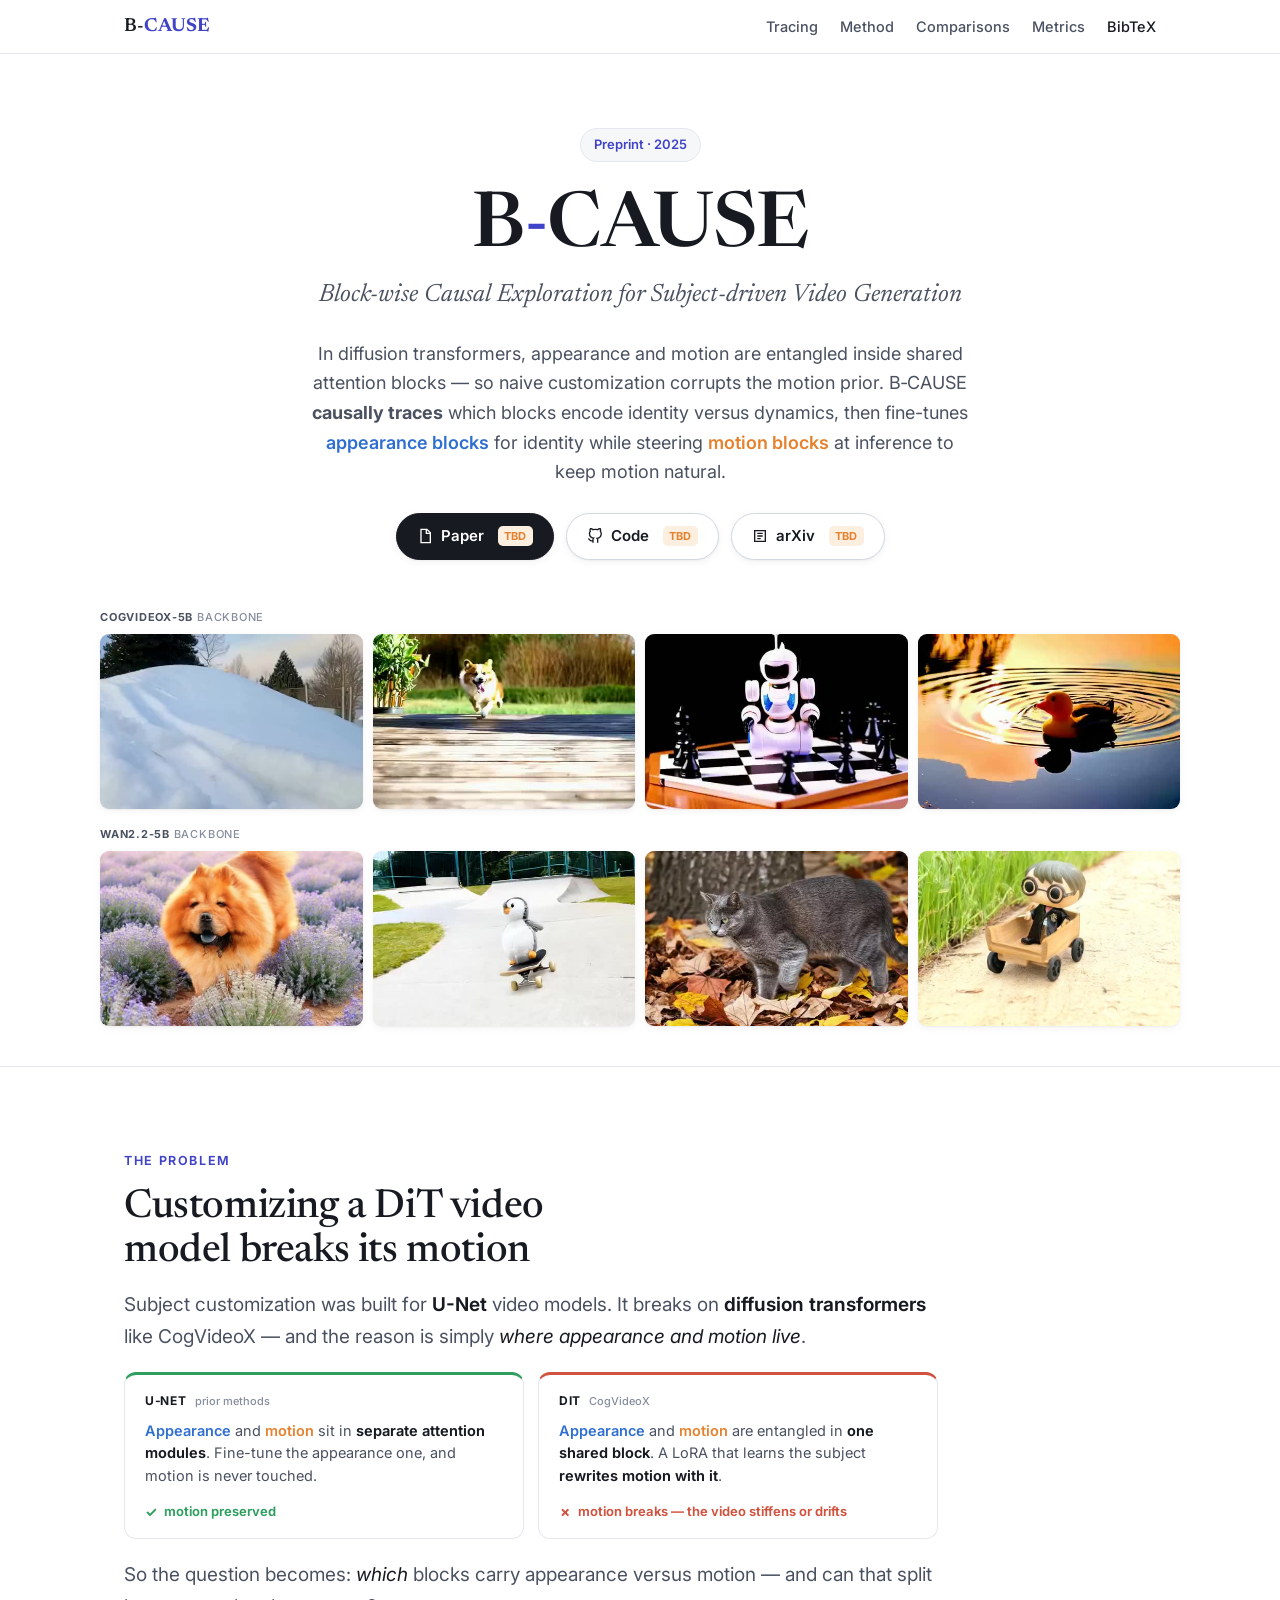
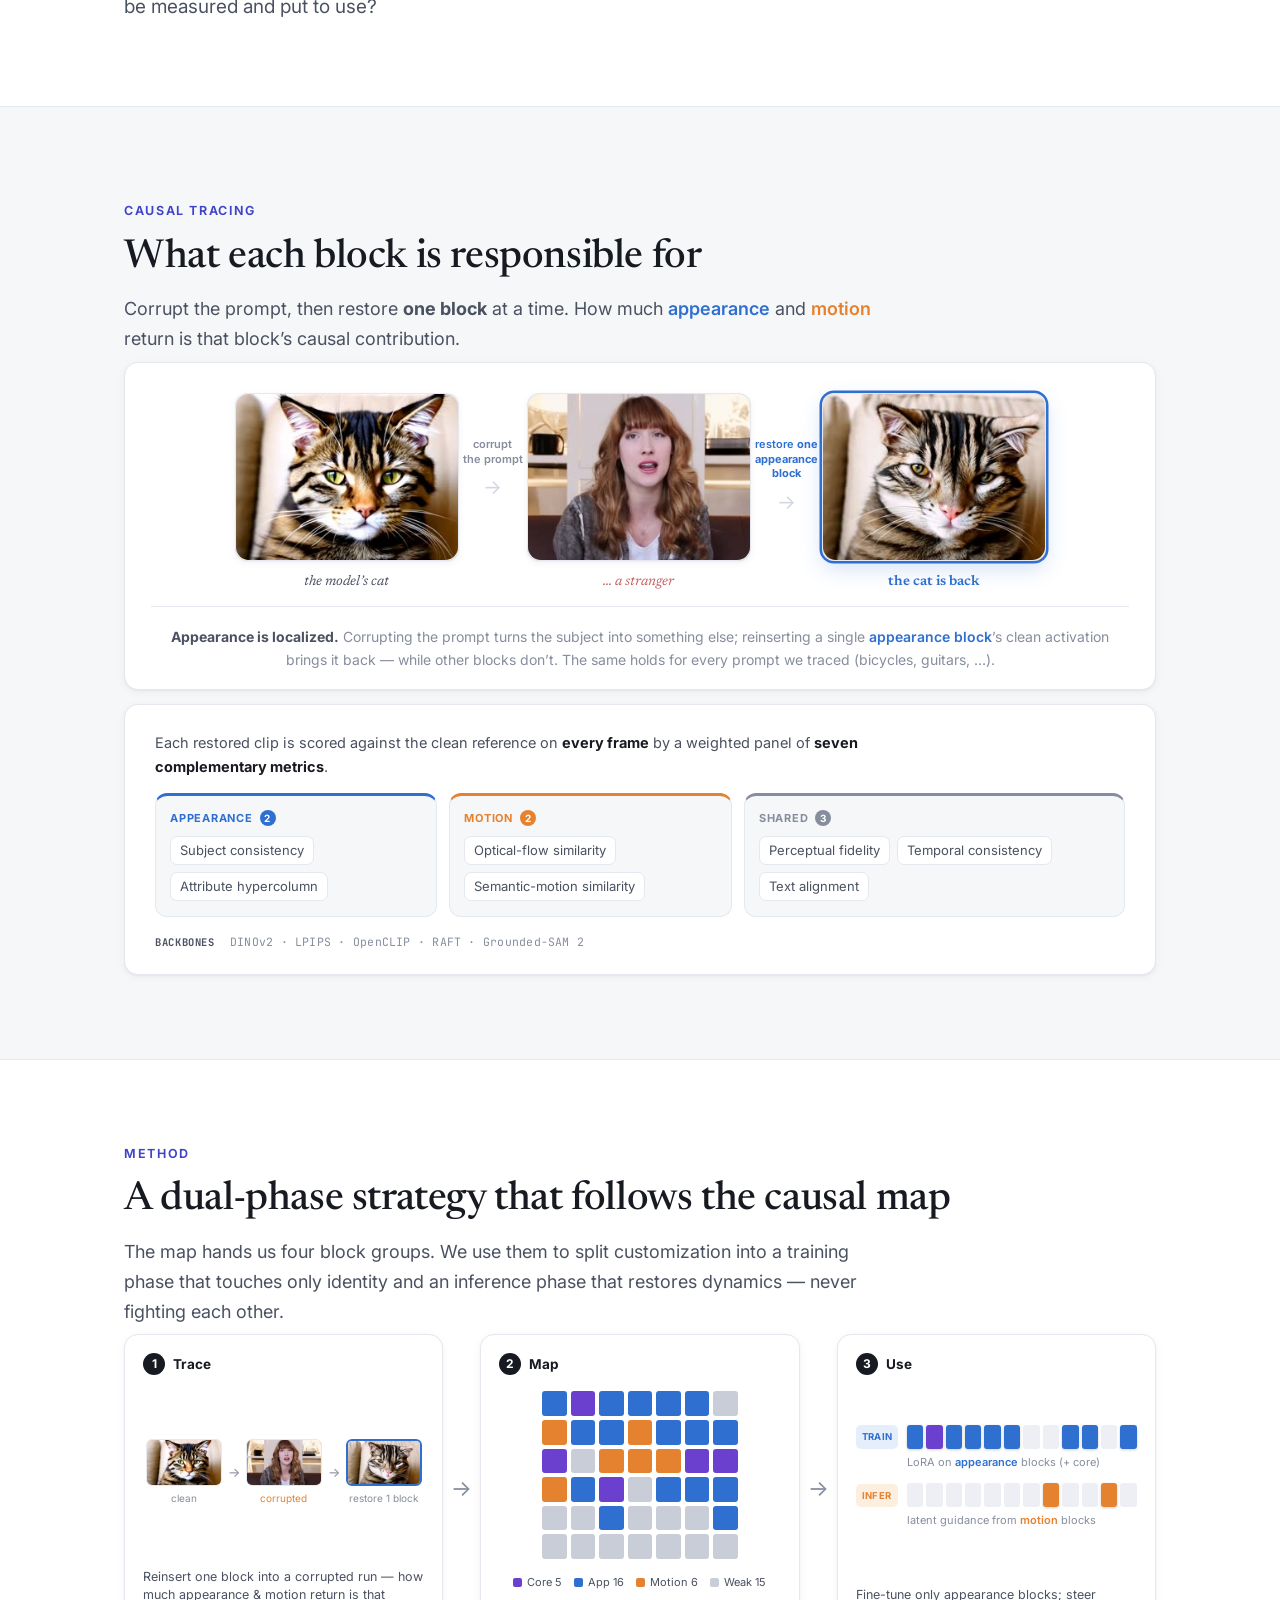
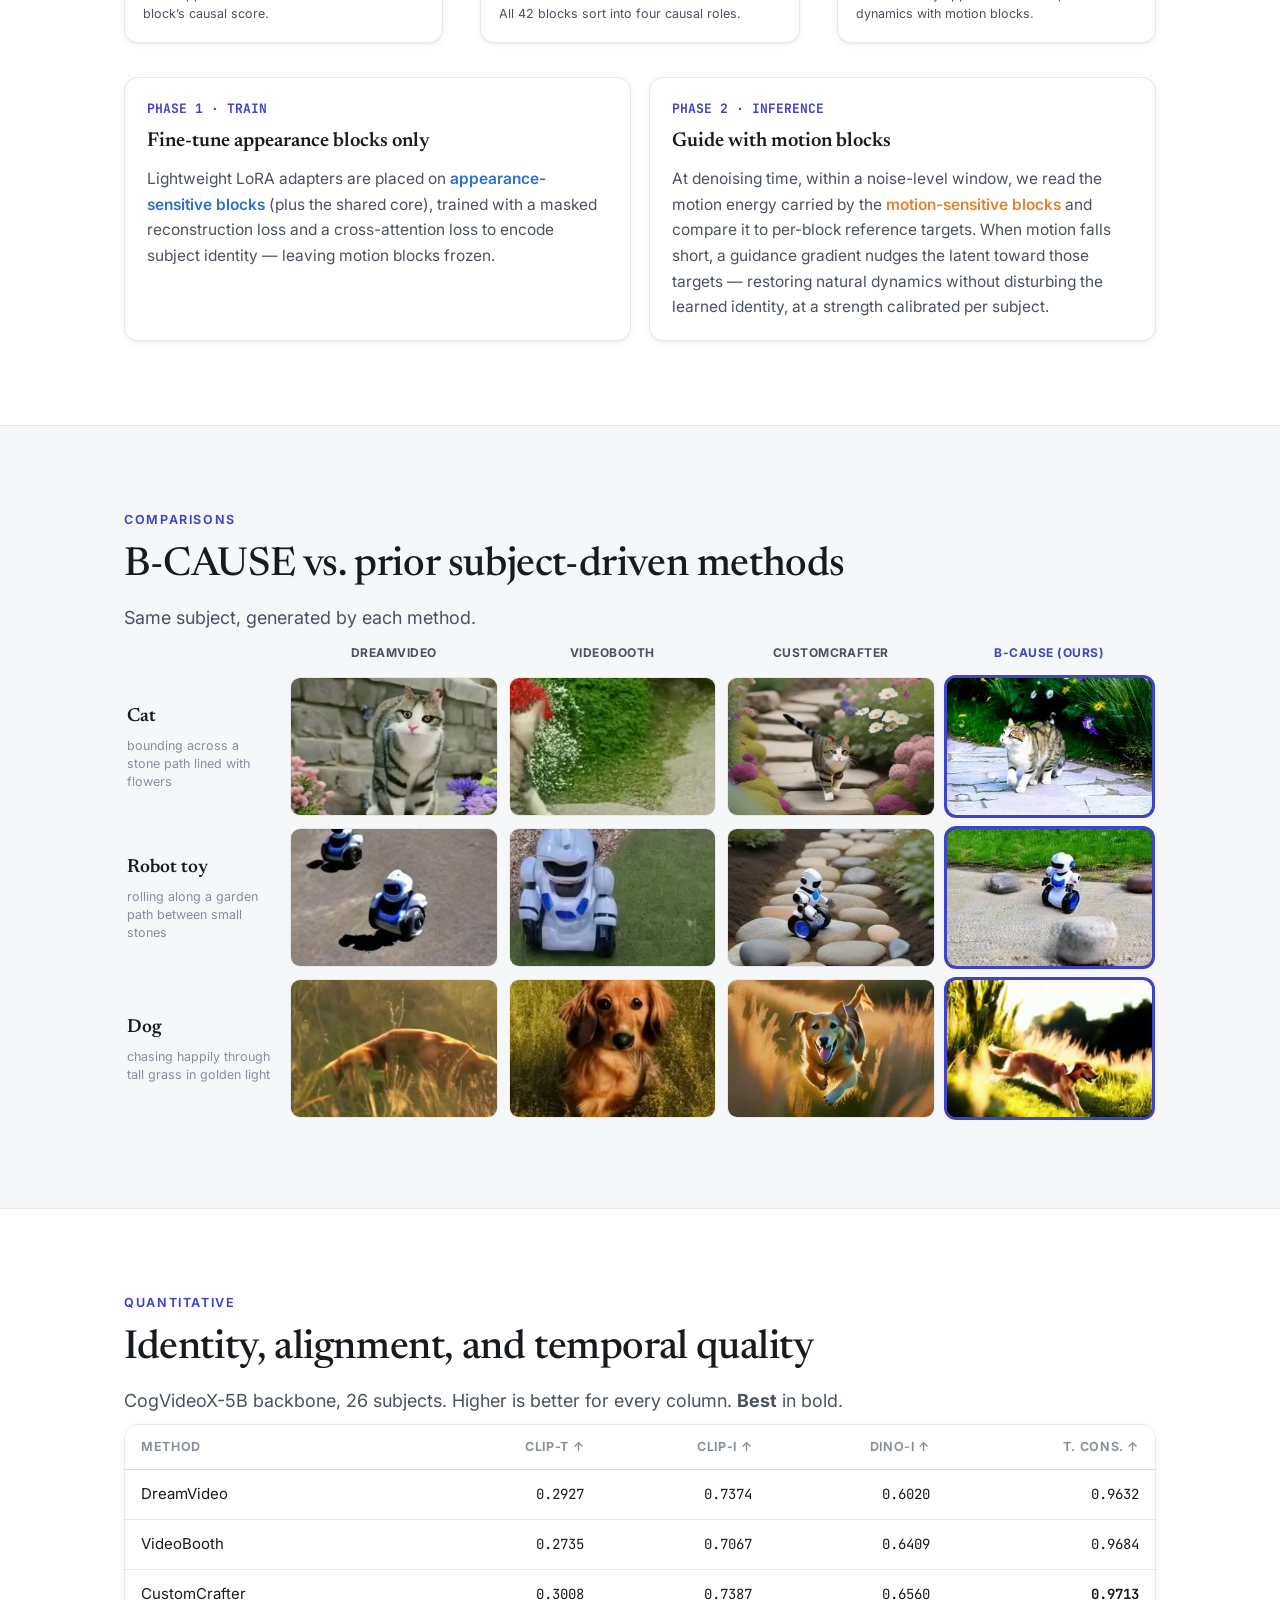
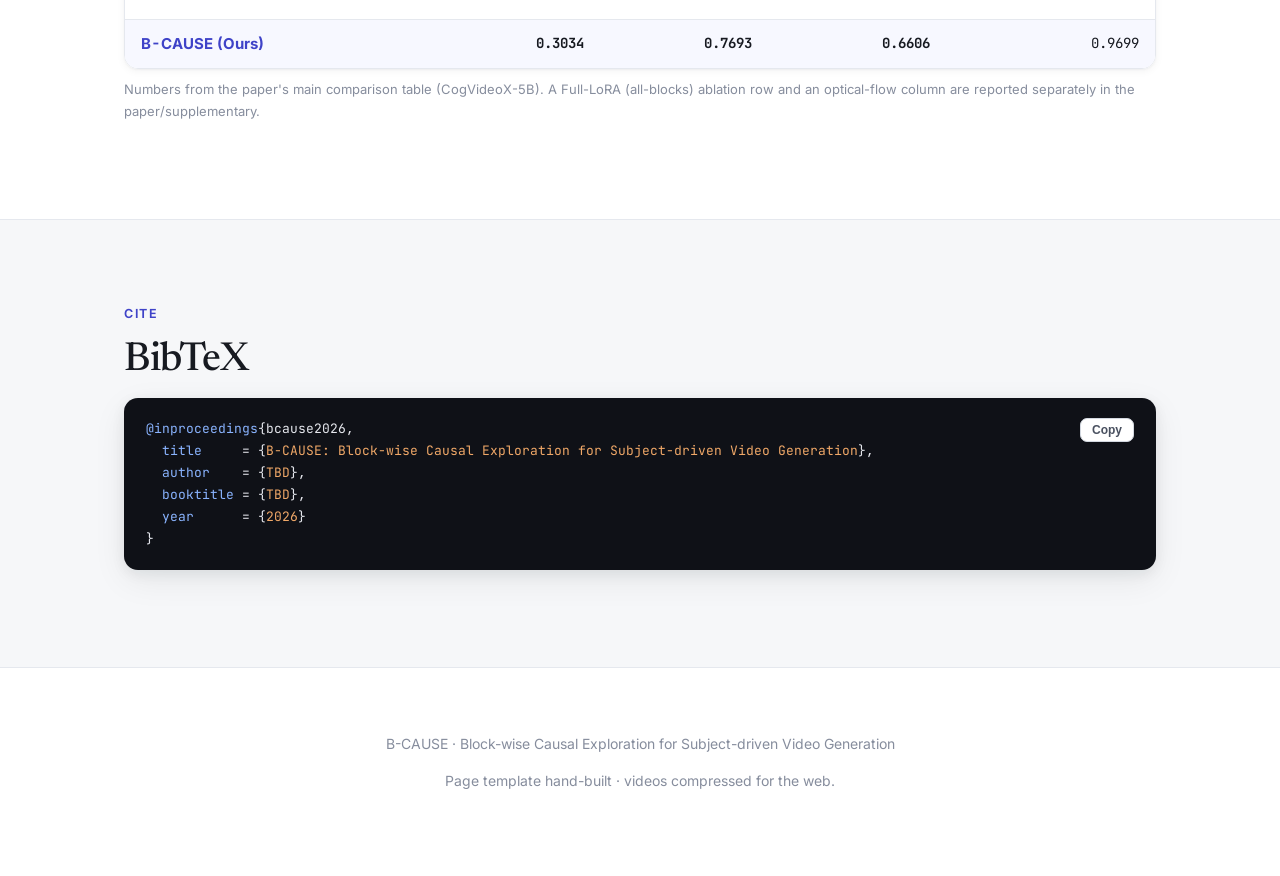
<file: index.html>
<!DOCTYPE html>
<html lang="en">
<head>
<meta charset="utf-8">
<meta name="viewport" content="width=device-width, initial-scale=1">
<title>B-CAUSE: Block-wise Causal Exploration for Subject-driven Video Generation</title>
<meta name="description" content="B-CAUSE traces block-level causal roles in video diffusion transformers, then selectively fine-tunes appearance blocks for subject customization while preserving the pretrained motion prior.">
<link rel="preconnect" href="https://fonts.googleapis.com">
<link rel="preconnect" href="https://fonts.gstatic.com" crossorigin>
<link href="https://fonts.googleapis.com/css2?family=Inter:wght@400;500;600;650;700&family=Newsreader:ital,opsz,wght@0,6..72,400;0,6..72,500;0,6..72,600;1,6..72,400&family=JetBrains+Mono:wght@400;600;700&display=swap" rel="stylesheet">
<link rel="stylesheet" href="css/style.css">
</head>
<body>

<!-- NAV -->
<nav class="nav">
  <div class="nav-inner">
    <span class="nav-logo">B&#8209;<b>CAUSE</b></span>
    <div class="nav-links">
      <a href="#causal-map">Tracing</a>
      <a href="#method">Method</a>
      <a href="#comparisons">Comparisons</a>
      <a href="#quant">Metrics</a>
      <a href="#cite">BibTeX</a>
    </div>
  </div>
</nav>

<!-- HERO -->
<header class="hero wrap">
  <div class="venue">Preprint &middot; 2025</div>
  <h1>B<span class="amp">&#8209;</span>CAUSE</h1>
  <p class="subtitle">Block-wise Causal Exploration for Subject-driven Video Generation</p>
  <!-- AUTHORS: intentionally omitted for the portfolio version (see NIGHT_LOG). -->
  <p class="tagline">
    In diffusion transformers, appearance and motion are entangled inside shared attention blocks &mdash;
    so naive customization corrupts the motion prior. B&#8209;CAUSE <b>causally traces</b> which blocks encode
    identity versus dynamics, then fine-tunes <span class="hl-app">appearance blocks</span> for identity while
    steering <span class="hl-mot">motion blocks</span> at inference to keep motion natural.
  </p>
  <div class="btn-row">
    <a class="btn primary" href="#" data-placeholder>
      <svg class="ic" viewBox="0 0 24 24" fill="none" stroke="currentColor" stroke-width="2"><path d="M6 2h9l5 5v15H6z"/><path d="M14 2v6h6"/></svg>
      Paper <span class="placeholder-tag">TBD</span>
    </a>
    <a class="btn" href="#" data-placeholder>
      <svg class="ic" viewBox="0 0 24 24" fill="none" stroke="currentColor" stroke-width="2"><path d="M9 19c-5 1.5-5-2.5-7-3m14 6v-3.9a3.4 3.4 0 0 0-.9-2.6c3-.3 6.2-1.5 6.2-6.7A5.2 5.2 0 0 0 20 4.8 4.9 4.9 0 0 0 19.9 1S18.7.6 16 2.5a13.4 13.4 0 0 0-7 0C6.3.6 5.1 1 5.1 1A4.9 4.9 0 0 0 5 4.8 5.2 5.2 0 0 0 3.7 8.4c0 5.2 3.2 6.4 6.2 6.7a3.4 3.4 0 0 0-.9 2.6V22"/></svg>
      Code <span class="placeholder-tag">TBD</span>
    </a>
    <a class="btn" href="#" data-placeholder>
      <svg class="ic" viewBox="0 0 24 24" fill="none" stroke="currentColor" stroke-width="2"><path d="M4 4h16v16H4z"/><path d="M8 8h8M8 12h8M8 16h5"/></svg>
      arXiv <span class="placeholder-tag">TBD</span>
    </a>
  </div>

  <!-- hero video grid (populated from data/media.json) -->
  <div class="hero-grid" id="heroGrid" aria-label="Representative results"></div>
</header>

<!-- PROBLEM -->
<section id="problem">
  <div class="wrap">
    <p class="eyebrow">The problem</p>
    <div class="problem-statement">
      <h2 class="section-title">Customizing a DiT video model breaks its motion</h2>

      <p class="prob-lead">
        Subject customization was built for <b>U-Net</b> video models. It breaks on
        <b>diffusion transformers</b> like CogVideoX &mdash; and the reason is simply <em>where appearance and motion live</em>.
      </p>

      <div class="contrast">
        <div class="ct-card ok">
          <div class="ct-h">U&#8209;Net <span>prior methods</span></div>
          <p><span class="hl-app">Appearance</span> and <span class="hl-mot">motion</span> sit in <b>separate attention modules</b>. Fine-tune the appearance one, and motion is never touched.</p>
          <div class="ct-out ok"><b>&#10003;</b> motion preserved</div>
        </div>
        <div class="ct-card bad">
          <div class="ct-h">DiT <span>CogVideoX</span></div>
          <p><span class="hl-app">Appearance</span> and <span class="hl-mot">motion</span> are entangled in <b>one shared block</b>. A LoRA that learns the subject <b>rewrites motion with it</b>.</p>
          <div class="ct-out bad"><b>&#10007;</b> motion breaks &mdash; the video stiffens or drifts</div>
        </div>
      </div>

      <p class="prob-q">
        So the question becomes: <em>which</em> blocks carry appearance versus motion &mdash; and can that split be measured and put to use?
      </p>
    </div>
  </div>
</section>

<!-- CAUSAL MAP (signature interactive) -->
<section id="causal-map" class="alt">
  <div class="wrap cm-wrap">
    <p class="eyebrow">Causal tracing</p>
    <h2 class="section-title">What each block is responsible for</h2>
    <p class="section-lead">
      Corrupt the prompt, then restore <b>one block</b> at a time. How much
      <span class="hl-app">appearance</span> and <span class="hl-mot">motion</span> return is that block&rsquo;s causal contribution.
    </p>

    <figure class="figure cm-figure">
      <div class="recover">
        <figure class="rec-f"><div class="rec-img"><img src="assets/img/tr/cat_clean.jpg" alt="clean cat" loading="lazy"></div><figcaption>the model&rsquo;s cat</figcaption></figure>
        <div class="rec-step"><span class="rs-lab">corrupt<br>the prompt</span><span class="rs-arr">&rarr;</span></div>
        <figure class="rec-f"><div class="rec-img bad"><img src="assets/img/tr/cat_corrupt.jpg" alt="a stranger" loading="lazy"></div><figcaption class="bad">&hellip; a stranger</figcaption></figure>
        <div class="rec-step app"><span class="rs-lab">restore <b>one<br>appearance block</b></span><span class="rs-arr">&rarr;</span></div>
        <figure class="rec-f win"><div class="rec-img"><img src="assets/img/tr/cat_app.jpg" alt="the cat is back" loading="lazy"></div><figcaption class="good">the cat is back</figcaption></figure>
      </div>
      <figcaption><b>Appearance is localized.</b> Corrupting the prompt turns the subject into something else; reinserting a single <span class="hl-app">appearance block</span>&rsquo;s clean activation brings it back &mdash; while other blocks don&rsquo;t. The same holds for every prompt we traced (bicycles, guitars, &hellip;).</figcaption>
    </figure>

    <div class="scoring">
      <p class="sc-lead">Each restored clip is scored against the clean reference on <b>every frame</b> by a weighted panel of <b>seven complementary metrics</b>.</p>
      <div class="sc-groups">
        <div class="sc-grp app">
          <span class="sc-grp-h">Appearance<em>2</em></span>
          <span class="sc-tag">Subject consistency</span>
          <span class="sc-tag">Attribute hypercolumn</span>
        </div>
        <div class="sc-grp mot">
          <span class="sc-grp-h">Motion<em>2</em></span>
          <span class="sc-tag">Optical-flow similarity</span>
          <span class="sc-tag">Semantic-motion similarity</span>
        </div>
        <div class="sc-grp shared">
          <span class="sc-grp-h">Shared<em>3</em></span>
          <span class="sc-tag">Perceptual fidelity</span>
          <span class="sc-tag">Temporal consistency</span>
          <span class="sc-tag">Text alignment</span>
        </div>
      </div>
      <p class="sc-models"><span>Backbones</span> DINOv2 &middot; LPIPS &middot; OpenCLIP &middot; RAFT &middot; Grounded-SAM&nbsp;2</p>
    </div>

  </div>
</section>

<!-- METHOD -->
<section id="method">
  <div class="wrap">
    <p class="eyebrow">Method</p>
    <h2 class="section-title">A dual-phase strategy that follows the causal map</h2>
    <p class="section-lead">
      The map hands us four block groups. We use them to split customization into a training phase that touches
      only identity and an inference phase that restores dynamics &mdash; never fighting each other.
    </p>
    <div class="pipeline" id="pipeline"></div>
    <div class="steps">
      <div class="step">
        <div class="n">PHASE 1 &middot; TRAIN</div>
        <h3>Fine-tune appearance blocks only</h3>
        <p>Lightweight LoRA adapters are placed on <span class="hl-app">appearance-sensitive blocks</span> (plus the shared core), trained with a masked reconstruction loss and a cross-attention loss to encode subject identity &mdash; leaving motion blocks frozen.</p>
      </div>
      <div class="step">
        <div class="n">PHASE 2 &middot; INFERENCE</div>
        <h3>Guide with motion blocks</h3>
        <p>At denoising time, within a noise-level window, we read the motion energy carried by the <span class="hl-mot">motion-sensitive blocks</span> and compare it to per-block reference targets. When motion falls short, a guidance gradient nudges the latent toward those targets &mdash; restoring natural dynamics without disturbing the learned identity, at a strength calibrated per subject.</p>
      </div>
    </div>
  </div>
</section>

<!-- RESULTS GALLERY — removed for now (redundant with hero subtitle) -->

<!-- COMPARISONS -->
<section id="comparisons" class="alt">
  <div class="wrap">
    <p class="eyebrow">Comparisons</p>
    <h2 class="section-title">B-CAUSE vs. prior subject-driven methods</h2>
    <p class="section-lead">Same subject, generated by each method.</p>
    <div id="cmpContainer"></div>
  </div>
</section>

<!-- QUANTITATIVE -->
<section id="quant">
  <div class="wrap">
    <p class="eyebrow">Quantitative</p>
    <h2 class="section-title">Identity, alignment, and temporal quality</h2>
    <p class="section-lead" id="quantLead">CogVideoX-5B backbone. Higher is better for all columns.</p>
    <div class="tbl-scroll" id="metricsTable"></div>
    <p class="tbl-note" id="metricsNote"></p>
  </div>
</section>

<!-- CITE -->
<section id="cite" class="alt">
  <div class="wrap">
    <p class="eyebrow">Cite</p>
    <h2 class="section-title">BibTeX</h2>
    <pre class="bibtex" id="bibtex"><button class="copy-btn" onclick="copyBib()">Copy</button><span class="k">@inproceedings</span>{bcause2026,
  <span class="k">title</span>     = {<span class="s">B-CAUSE: Block-wise Causal Exploration for Subject-driven Video Generation</span>},
  <span class="k">author</span>    = {<span class="s">TBD</span>},
  <span class="k">booktitle</span> = {<span class="s">TBD</span>},
  <span class="k">year</span>      = {<span class="s">2026</span>}
}</pre>
  </div>
</section>

<footer>
  <div class="wrap">
    <p>B-CAUSE &middot; Block-wise Causal Exploration for Subject-driven Video Generation</p>
    <p style="margin-top:6px">Page template hand-built &middot; videos compressed for the web.</p>
  </div>
</footer>

<script src="js/main.js"></script>
<script src="js/pipeline.js"></script>
</body>
</html>
</file>
<file: css/style.css>
/* ============================================================
   B-CAUSE project page — clean light academic system
   Palette aligned to paper Fig.B: appearance = blue, motion = orange
   ============================================================ */
:root {
  /* ink */
  --ink: #171a21;
  --ink-2: #4a5160;
  --muted: #868d9d;
  /* surfaces */
  --surface: #ffffff;
  --surface-alt: #f6f7f9;
  --surface-sunk: #eef0f4;
  --hairline: #e5e8ee;
  --hairline-strong: #d3d8e0;
  /* brand */
  --accent: #3f43c8;      /* indigo — links / UI */
  --accent-ink: #2e31a6;
  /* semantic (block groups) */
  --app: #2f6fd0;         /* appearance — blue */
  --app-soft: #e5eefb;
  --mot: #e5822f;         /* motion — orange */
  --mot-soft: #fdefe0;
  --core: #6b40cf;        /* core — purple */
  --core-soft: #ece5fb;
  --weak: #aeb5c2;        /* weak — gray */
  --weak-soft: #eef0f3;
  /* geometry */
  --maxw: 1080px;
  --radius: 14px;
  --radius-sm: 9px;
  --shadow-sm: 0 1px 2px rgba(20,24,34,.04), 0 2px 8px rgba(20,24,34,.05);
  --shadow-md: 0 4px 14px rgba(20,24,34,.07), 0 10px 34px rgba(20,24,34,.07);
  --shadow-lg: 0 10px 40px rgba(20,24,34,.12);
  --sans: "Inter", system-ui, -apple-system, "Segoe UI", Roboto, sans-serif;
  --serif: "Newsreader", Georgia, "Times New Roman", serif;
  --mono: "JetBrains Mono", ui-monospace, "SF Mono", Menlo, monospace;
}

* { box-sizing: border-box; }
html { scroll-behavior: smooth; -webkit-text-size-adjust: 100%; }
body {
  margin: 0;
  font-family: var(--sans);
  color: var(--ink);
  background: var(--surface);
  line-height: 1.65;
  font-size: 17px;
  -webkit-font-smoothing: antialiased;
  text-rendering: optimizeLegibility;
}
img, video { max-width: 100%; display: block; }
a { color: var(--accent); text-decoration: none; }
a:hover { color: var(--accent-ink); }
::selection { background: #dfe2fb; }

/* ---------- layout ---------- */
.wrap { max-width: var(--maxw); margin: 0 auto; padding: 0 24px; }
section { padding: 84px 0; border-top: 1px solid var(--hairline); }
section.alt { background: var(--surface-alt); }
.eyebrow {
  font-size: 12.5px; font-weight: 650; letter-spacing: .13em; text-transform: uppercase;
  color: var(--accent); margin: 0 0 14px;
}
h2.section-title {
  font-family: var(--serif); font-weight: 500; font-size: clamp(28px, 4vw, 40px);
  line-height: 1.12; letter-spacing: -.01em; margin: 0 0 14px;
}
.section-lead { font-size: 18px; color: var(--ink-2); max-width: 68ch; margin: 0 0 8px; }

/* ---------- nav ---------- */
.nav {
  position: sticky; top: 0; z-index: 50;
  backdrop-filter: saturate(1.4) blur(10px);
  background: rgba(255,255,255,.82);
  border-bottom: 1px solid var(--hairline);
}
.nav-inner { max-width: var(--maxw); margin: 0 auto; padding: 11px 24px;
  display: flex; align-items: center; gap: 20px; }
.nav-logo { font-family: var(--serif); font-weight: 600; font-size: 19px; letter-spacing: .01em; color: var(--ink); }
.nav-logo b { color: var(--accent); }
.nav-links { margin-left: auto; display: flex; gap: 22px; }
.nav-links a { color: var(--ink-2); font-size: 14.5px; font-weight: 500; }
.nav-links a:hover { color: var(--ink); }
@media (max-width: 720px) { .nav-links { display: none; } }

/* ---------- hero ---------- */
.hero { padding: 74px 0 40px; text-align: center; border-top: none; }
.hero h1 {
  font-family: var(--serif); font-weight: 550;
  font-size: clamp(38px, 7vw, 76px); line-height: 1.02; letter-spacing: -.02em;
  margin: 6px 0 8px;
}
.hero h1 .amp { color: var(--accent); }
.hero .subtitle {
  font-family: var(--serif); font-style: italic; font-weight: 400;
  font-size: clamp(17px, 2.4vw, 25px); color: var(--ink-2); margin: 0 auto 22px;
  white-space: nowrap;
}
@media (max-width: 800px) { .hero .subtitle { white-space: normal; max-width: 30ch; } }
.hero .tagline { font-size: 18px; color: var(--ink-2); max-width: 60ch; margin: 0 auto 26px; }
.venue { display: inline-block; font-size: 13px; font-weight: 600; color: var(--accent);
  background: var(--surface-alt); border: 1px solid var(--hairline);
  padding: 5px 13px; border-radius: 100px; margin-bottom: 22px; }
.authors { color: var(--ink-2); font-size: 16px; margin: 0 0 4px; }
.affil { color: var(--muted); font-size: 14px; margin: 0 0 24px; }

.btn-row { display: flex; gap: 12px; justify-content: center; flex-wrap: wrap; margin-bottom: 8px; }
.btn {
  display: inline-flex; align-items: center; gap: 8px;
  padding: 10px 20px; border-radius: 100px; font-weight: 600; font-size: 15px;
  border: 1px solid var(--hairline-strong); background: var(--surface); color: var(--ink);
  box-shadow: var(--shadow-sm); transition: transform .15s ease, box-shadow .15s ease, border-color .15s;
}
.btn:hover { transform: translateY(-1px); box-shadow: var(--shadow-md); color: var(--ink); border-color: var(--hairline-strong); }
.btn.primary { background: var(--ink); color: #fff; border-color: var(--ink); }
.btn.primary:hover { color: #fff; }
.btn .ic { width: 16px; height: 16px; }
.placeholder-tag { font-size: 11px; font-weight: 700; color: var(--mot);
  background: var(--mot-soft); padding: 1px 6px; border-radius: 5px; margin-left: 6px; letter-spacing: .03em; }

/* ---------- hero video grid: one row per backbone ---------- */
.hero-grid { margin-top: 40px; display: flex; flex-direction: column; gap: 8px; }
.hero-rowlabel { text-align: left; font-size: 11px; font-weight: 700; text-transform: uppercase;
  letter-spacing: .07em; color: var(--ink-2); margin-top: 8px; }
.hero-rowlabel span { color: var(--muted); font-weight: 500; }
.hero-row { display: grid; gap: 10px; grid-template-columns: repeat(4, 1fr); }
.hero-grid .cell { border-radius: var(--radius-sm); overflow: hidden; background: var(--surface-sunk);
  aspect-ratio: 3/2; box-shadow: var(--shadow-sm); }
.hero-grid video { width: 100%; height: 100%; object-fit: cover; }
@media (max-width: 900px) { .hero-row { grid-template-columns: repeat(2, 1fr); } }

/* ---------- generic video card ---------- */
.vcard { border-radius: var(--radius-sm); overflow: hidden; background: var(--surface-sunk);
  box-shadow: var(--shadow-sm); position: relative; }
.vcard video { width: 100%; aspect-ratio: 3/2; object-fit: cover; background: #000; }
.vcard .cap { padding: 9px 12px; font-size: 13.5px; color: var(--ink-2); background: var(--surface); }
.vcard .cap b { color: var(--ink); font-weight: 600; }

/* ---------- gallery ---------- */
.filter-row { display: flex; gap: 8px; flex-wrap: wrap; margin: 22px 0 26px; }
.chip {
  font-size: 13.5px; font-weight: 600; color: var(--ink-2);
  padding: 6px 14px; border-radius: 100px; border: 1px solid var(--hairline-strong);
  background: var(--surface); cursor: pointer; transition: all .15s;
}
.chip:hover { border-color: var(--muted); color: var(--ink); }
.chip.on { background: var(--ink); color: #fff; border-color: var(--ink); }
.gallery-grid { display: grid; grid-template-columns: repeat(3, 1fr); gap: 16px; }
@media (max-width: 860px) { .gallery-grid { grid-template-columns: repeat(2, 1fr); } }
@media (max-width: 560px) { .gallery-grid { grid-template-columns: 1fr; } }

/* ---------- problem band ---------- */
.problem-statement { max-width: 74ch; }
.problem-statement p { font-size: 19px; color: var(--ink-2); }
.problem-statement .section-title { max-width: 20ch; }

/* problem: clean U-Net vs DiT contrast cards */
.prob-lead { margin: 0 0 20px; }
.prob-lead b { color: var(--ink); font-weight: 650; }
.prob-lead em, .prob-q em { font-style: italic; color: var(--ink); }
.contrast { display: grid; grid-template-columns: 1fr 1fr; gap: 14px; margin: 0 0 20px; }
.ct-card { border: 1px solid var(--hairline); border-top: 3px solid var(--edge); border-radius: 12px;
  padding: 16px 20px 15px; background: var(--surface); }
.ct-card.ok { --edge: #2f9e5f; }
.ct-card.bad { --edge: #d0533f; }
.ct-h { font-size: 12px; font-weight: 700; text-transform: uppercase; letter-spacing: .06em; color: var(--ink);
  margin-bottom: 9px; display: flex; align-items: baseline; gap: 8px; }
.ct-h span { font-size: 11px; font-weight: 500; letter-spacing: 0; text-transform: none; color: var(--muted); }
.problem-statement .ct-card p { font-size: 14.5px; color: var(--ink-2); margin: 0 0 13px; line-height: 1.55; }
.ct-card p b { color: var(--ink); font-weight: 650; }
.ct-out { font-size: 13px; font-weight: 650; display: flex; align-items: center; gap: 7px; }
.ct-out b { font-size: 14px; }
.ct-out.ok { color: #2f9e5f; }
.ct-out.bad { color: #d0533f; }
.prob-q { margin: 0; }
@media (max-width: 620px) { .contrast { grid-template-columns: 1fr; } }
.key { color: var(--ink); font-weight: 600; }
.hl-app { color: var(--app); font-weight: 600; }
.hl-mot { color: var(--mot); font-weight: 600; }

/* ============================================================
   Interactive causal map
   ============================================================ */
.cm-wrap { margin-top: 10px; }
.cm-layout { display: grid; grid-template-columns: minmax(0, 1fr) 340px; gap: 28px; align-items: start; }
.cm-layout > div:first-child { min-width: 0; }
@media (max-width: 900px) { .cm-layout { grid-template-columns: minmax(0, 1fr); } }

.cm-legend { display: flex; gap: 16px; flex-wrap: wrap; margin: 6px 0 18px; align-items: center; }
.cm-legend .lg { display: inline-flex; align-items: center; gap: 7px; font-size: 13.5px; color: var(--ink-2); cursor: pointer;
  padding: 3px 4px; border-radius: 6px; user-select: none; }
.cm-legend .lg:hover { color: var(--ink); }
.cm-legend .sw { width: 13px; height: 13px; border-radius: 4px; }
.cm-legend .lg.off { opacity: .38; }

.cm-chart {
  background: var(--surface); border: 1px solid var(--hairline); border-radius: var(--radius);
  padding: 18px 16px 10px; box-shadow: var(--shadow-sm); overflow-x: auto; min-width: 0;
}
.cm-bars { min-width: 0; position: relative; }
.cm-dumb { width: 100%; height: auto; display: block; overflow: visible; }
/* specialization scorecards */
.spec-row { display: flex; align-items: center; gap: 22px; padding: 15px 10px; border-bottom: 1px solid var(--hairline);
  cursor: pointer; transition: background .12s; border-radius: 8px; }
.spec-row:hover, .spec-row.active { background: var(--surface-alt); }
.spec-row.grp-start { margin-top: 10px; }
.sr-cat { flex: 0 0 100px; font-size: 13px; color: var(--ink-2); display: flex; align-items: center; gap: 8px; }
.sr-cat b { font-family: var(--serif); font-size: 18px; font-weight: 600; color: var(--ink); }
.sr-dot { width: 11px; height: 11px; border-radius: 50%; flex: 0 0 auto; }
.sr-dot.core { background: var(--core); } .sr-dot.app { background: var(--app); }
.sr-dot.mot { background: var(--mot); } .sr-dot.weak { background: var(--weak); }
.sr-meters { display: flex; gap: 30px; flex: 1; min-width: 0; }
.sr-m { display: flex; align-items: center; gap: 11px; flex: 1; min-width: 0; }
.sr-mlab { font-size: 12.5px; color: var(--ink-2); font-weight: 600; flex: 0 0 74px; text-align: right; }
.sr-track { flex: 1; height: 9px; background: #eceef3; border-radius: 6px; overflow: hidden; min-width: 48px; }
.sr-fill { height: 100%; border-radius: 6px; transition: width .3s ease; }
.sr-fill.app { background: var(--app); }
.sr-fill.mot { background: var(--mot); }
.sr-word { font-size: 11.5px; font-weight: 700; flex: 0 0 40px; }
.sr-word.s { color: var(--ink); }
.sr-word.w { color: var(--muted); }
.sr-arrow { color: var(--muted); font-size: 19px; flex: 0 0 auto; }
.sr-out { flex: 0 0 auto; display: flex; align-items: center; gap: 13px; }
.sr-role { font-size: 12.5px; color: var(--muted); }
.sr-concl { font-size: 14px; font-weight: 700; padding: 6px 15px; border-radius: 100px; flex: 0 0 auto; white-space: nowrap; }
.sr-concl.core { color: var(--core); background: var(--core-soft); }
.sr-concl.app { color: var(--app); background: var(--app-soft); }
.sr-concl.mot { color: var(--mot); background: var(--mot-soft); }
.sr-concl.weak { color: #6b7280; background: var(--weak-soft); }
@media (max-width: 820px) {
  .spec-row { flex-wrap: wrap; gap: 8px 16px; }
  .sr-meters { flex-basis: 100%; order: 3; flex-direction: column; gap: 8px; }
  .sr-out { order: 2; margin-left: auto; } .sr-arrow { display: none; }
  .sr-role { display: none; }
}
.cm-dz { cursor: pointer; }
.cm-sbar { transition: filter .12s; }
.cm-dz:hover .cm-sbar, .cm-dz.active .cm-sbar { filter: drop-shadow(0 2px 5px rgba(20,24,34,.3)); }
.cm-dz.active .cm-blab { fill: var(--ink); font-weight: 700; }
.cm-blab { font-family: var(--mono); font-size: 13px; font-weight: 600; fill: var(--ink-2); transition: fill .12s; }
.cm-zlab { font-family: var(--mono); font-size: 11px; fill: #aeb4c0; }
.cm-glab { font-family: var(--sans); font-size: 13px; font-weight: 600; }
.cm-axtitle { font-family: var(--mono); font-size: 12px; fill: var(--muted); letter-spacing: .02em; }
.cm-dircue { font-family: var(--sans); font-size: 11.5px; font-weight: 700; opacity: .9; }
.cm-slope { transition: stroke-width .14s; }
.cm-sd { transition: r .14s; filter: drop-shadow(0 1px 2px rgba(20,24,34,.18)); }
.cm-halo { transition: opacity .14s, r .14s; }
.cm-dz:hover .cm-slope, .cm-dz.active .cm-slope { stroke-width: 5; }
.cm-dz:hover .cm-sd, .cm-dz.active .cm-sd { r: 8; }
.cm-dz:hover .cm-halo, .cm-dz.active .cm-halo { opacity: .3; r: 14; }
.cm-dz .cm-blab { transition: fill .14s; }
.cm-dz.active .cm-blab, .cm-dz:hover .cm-blab { fill: var(--ink); }
.dotleg { display: inline-block; width: 11px; height: 11px; border-radius: 50%; vertical-align: -1px; margin-right: 3px; }
.dotleg.app { background: var(--app); }
.dotleg.mot { background: var(--mot); }
.cm-col { flex: 1 1 0; display: flex; flex-direction: column; cursor: pointer; position: relative; }
.cm-half { height: 150px; width: 100%; display: flex; justify-content: center; position: relative; z-index: 1; }
.cm-half.up { align-items: flex-end; }
.cm-half.down { align-items: flex-start; }
.cm-half .bar { position: relative; width: 60%; min-height: 1.5px; transition: opacity .15s, filter .15s; }
.cm-col.core .bar { width: 74%; }
.cm-coreband { position: absolute; inset: 9px 8% 15px 8%; background: rgba(107, 64, 207, .085);
  border-radius: 6px; z-index: 0; pointer-events: none; transition: background .15s; }
.cm-col.core:hover .cm-coreband, .cm-col.core.active .cm-coreband { background: rgba(107, 64, 207, .17); }
.cm-star { position: absolute; top: -3px; left: 50%; transform: translateX(-50%); color: var(--core);
  font-size: 11px; line-height: 1; z-index: 2; pointer-events: none; }
.cm-half.up .bar { border-radius: 3px 3px 0 0; }
.cm-half.down .bar { border-radius: 0 0 3px 3px; }
.cm-dot { position: absolute; left: 50%; border-radius: 50%; box-shadow: 0 0 0 1.5px var(--surface); }
.cm-half.up .cm-dot { top: 0; transform: translate(-50%, -50%); }
.cm-half.down .cm-dot { bottom: 0; transform: translate(-50%, 50%); }
.cm-col.dim .cm-dot { opacity: .14; }
.cm-baseline { position: absolute; left: 0; right: 0; top: 150px; height: 0;
  border-top: 1.5px solid var(--hairline-strong); pointer-events: none; z-index: 1; }

/* core-vs-rest callout */
.cm-corebox { display: flex; gap: 24px; align-items: center; justify-content: space-between;
  background: linear-gradient(180deg, #faf8ff, #fbfbfd); border: 1px solid #e8e3f6;
  border-radius: var(--radius); padding: 16px 22px; margin: 4px 0 22px; box-shadow: var(--shadow-sm); }
.cm-corebox .cb-text { max-width: 60ch; }
.cm-corebox .cb-title { font-family: var(--serif); font-size: 18px; font-weight: 600; margin-bottom: 5px; }
.cm-corebox .cb-text p { font-size: 14px; color: var(--ink-2); margin: 0; line-height: 1.55; }
.cm-corebox .cb-chart { flex: 0 0 300px; }
.cm-mini { width: 300px; height: auto; display: block; }
.cm-mini-v { font-family: var(--mono); font-size: 11px; fill: var(--muted); }
.cm-mini-v.core { fill: var(--core); font-weight: 700; }
.cm-mini-lab { font-family: var(--sans); font-size: 12px; font-weight: 600; fill: var(--ink-2); }
.cm-mini-leg { font-family: var(--sans); font-size: 11px; font-weight: 600; }
@media (max-width: 820px) { .cm-corebox { flex-direction: column; align-items: stretch; }
  .cm-corebox .cb-chart { flex: none; } .cm-mini { margin: 0 auto; } }
.cm-col .lbl { font-size: 9px; color: var(--muted); margin-top: 5px; font-family: var(--mono);
  line-height: 1; height: 10px; text-align: center; }
/* curated specialist view */
.cm-col.big .bar { width: 40%; border-radius: 4px 4px 0 0; }
.cm-col.big.down .bar, .cm-half.down .bar { }
.cm-col.big .lbl { font-size: 14px; font-weight: 700; color: var(--ink-2); font-family: var(--mono); height: 16px; margin-top: 9px; }
.cm-col.big.active .lbl { color: var(--ink); }
.cm-col.cm-spacer { flex: 0 0 44px; pointer-events: none; cursor: default; }
.cm-col.cm-spacer::after { display: none; }
.cm-col.dim .bar { opacity: .12; }
.cm-col.active .bar { filter: drop-shadow(0 2px 7px rgba(20,24,34,.34)); }
.cm-col.active .lbl { color: var(--ink); font-weight: 700; }
.cm-col::after { /* hover ring */
  content: ""; position: absolute; inset: 0 -1px 12px -1px; border-radius: 6px;
  background: transparent; transition: background .15s; z-index: -1;
}
.cm-col:hover::after { background: var(--surface-alt); }
.cm-axis { display: flex; justify-content: space-between; font-size: 11px; color: var(--muted);
  margin-top: 8px; padding: 0 2px; font-family: var(--mono); }
.cm-dirlegend { display: flex; gap: 18px; font-size: 12.5px; font-weight: 600; margin: 2px 2px 12px; }
.cm-dirlegend .up { color: var(--app); }
.cm-dirlegend .down { color: var(--mot); }
.cm-dirlegend .nrm { color: var(--muted); font-weight: 500; }

/* scatter */
.cm-chart-scatter { padding: 14px 14px 8px; overflow-x: auto; }
.cm-scatter { min-width: 560px; }
.cm-svg { width: 100%; height: auto; display: block; overflow: visible; }
.cm-pt { cursor: pointer; transition: opacity .18s; }
.cm-pt .cm-dot2 { transition: stroke-width .12s; }
.cm-pt:hover .cm-dot2, .cm-pt.active .cm-dot2 { stroke: var(--ink); stroke-width: 2.5;
  filter: drop-shadow(0 2px 5px rgba(20,24,34,.35)); }
.cm-ptlab { fill: #fff; font-family: var(--mono); font-weight: 600; pointer-events: none; }
.cm-axlab { fill: var(--ink-2); font-family: var(--sans); font-size: 13px; font-weight: 600; }
.cm-diaglab { fill: var(--muted); font-family: var(--sans); font-size: 11px; }
.cm-zonelab { fill: var(--core); font-family: var(--sans); font-size: 12.5px; font-weight: 700; opacity: .85; }

/* side panel: restored video + readout */
.cm-panel { position: sticky; top: 74px; }
.cm-video { border-radius: var(--radius-sm); overflow: hidden; background: #000; box-shadow: var(--shadow-md);
  aspect-ratio: 3/2; }
.cm-video video { width: 100%; height: 100%; object-fit: cover; }
.cm-readout { margin-top: 14px; display: flex; align-items: center; gap: 14px; flex-wrap: wrap;
  background: var(--surface); border: 1px solid var(--hairline); border-radius: var(--radius-sm);
  padding: 11px 18px; box-shadow: var(--shadow-sm); }
.cm-readout .ro-block { font-family: var(--serif); font-size: 18px; font-weight: 600;
  display: inline-flex; align-items: center; }
.cm-readout .ro-block .grp { font-family: var(--sans); font-size: 11px; font-weight: 700;
  padding: 2px 9px; border-radius: 100px; margin-left: 9px; }
.cm-readout .ro-m { font-family: var(--mono); font-size: 13px; color: var(--muted); }
.cm-readout .ro-m sub { font-size: 9px; }
.cm-readout .ro-m b { font-size: 15px; color: var(--ink); font-weight: 600; margin-left: 1px; }
.cm-readout .ro-m.app b { color: var(--app); }
.cm-readout .ro-m.mot b { color: var(--mot); }
.cm-readout .ro-desc { color: var(--muted); font-size: 13.5px; margin-left: auto; }
@media (max-width: 680px) { .cm-readout .ro-desc { margin-left: 0; flex-basis: 100%; } }
.cm-figure { margin-top: 30px; background: var(--surface); border: 1px solid var(--hairline);
  border-radius: var(--radius); box-shadow: var(--shadow-sm); padding: 24px 26px 18px; }
.cm-figure > figcaption { margin-top: 22px; padding-top: 18px; border-top: 1px solid var(--hairline); }

/* scoring / metric-source panel */
.cm-scoring { margin-top: 22px; background: var(--surface-alt); border: 1px solid var(--hairline);
  border-radius: var(--radius); padding: 20px 24px; }
.cs-head { font-size: 14.5px; color: var(--ink-2); max-width: 82ch; line-height: 1.55; }
.cs-head b { color: var(--ink); }
.cs-groups { display: grid; grid-template-columns: repeat(3, 1fr); gap: 18px; margin: 16px 0 4px; }
@media (max-width: 720px) { .cs-groups { grid-template-columns: 1fr; gap: 10px; } }
.cs-col { border-left: 3px solid var(--hairline-strong); padding-left: 14px; }
.cs-col.app { border-color: var(--app); }
.cs-col.mot { border-color: var(--mot); }
.cs-col.shared { border-color: var(--muted); }
.cs-lab { font-size: 12px; font-weight: 700; text-transform: uppercase; letter-spacing: .06em; margin-bottom: 6px; }
.cs-col.app .cs-lab { color: var(--app); }
.cs-col.mot .cs-lab { color: var(--mot); }
.cs-col.shared .cs-lab { color: var(--ink-2); }
.cs-col ul { margin: 0; padding: 0; list-style: none; }
.cs-col li { font-size: 13.5px; color: var(--ink-2); padding: 2px 0; }
.cs-models { margin-top: 12px; font-family: var(--mono); font-size: 12px; color: var(--muted); letter-spacing: .02em; }
.grp-core { background: var(--core-soft); color: var(--core); }
.grp-app { background: var(--app-soft); color: var(--app); }
.grp-mot { background: var(--mot-soft); color: var(--mot); }
.grp-weak { background: var(--weak-soft); color: #6b7280; }

/* ---------- method figure ---------- */
.figure { margin: 8px 0 0; }
.figure img { width: 100%; border-radius: var(--radius); border: 1px solid var(--hairline); box-shadow: var(--shadow-sm); background:#fff; }
.figure figcaption { font-size: 14px; color: var(--muted); margin-top: 12px; text-align: center; }
.figure figcaption b { color: var(--ink-2); }

.steps { display: grid; grid-template-columns: repeat(2,1fr); gap: 18px; margin-top: 34px; }
@media (max-width: 720px){ .steps{ grid-template-columns:1fr; } }
.step { background: var(--surface); border: 1px solid var(--hairline); border-radius: var(--radius);
  padding: 20px 22px; box-shadow: var(--shadow-sm); }
.step .n { font-family: var(--mono); font-size: 13px; font-weight: 700; color: var(--accent); }
.step h3 { font-family: var(--serif); font-weight: 600; font-size: 20px; margin: 6px 0 8px; }
.step p { font-size: 15.5px; color: var(--ink-2); margin: 0; }

/* ---------- comparisons ---------- */
.cmp-scroll { overflow-x: auto; margin-top: 8px; padding: 2px 3px 6px; }
.cmp-table { min-width: 760px; display: grid; grid-template-columns: 152px repeat(4, 1fr); gap: 12px 11px; align-items: stretch; }
.cmp-thead, .cmp-trow { display: contents; }
.cmp-mh { align-self: end; text-align: center; font-size: 12px; font-weight: 700; text-transform: uppercase;
  letter-spacing: .04em; color: var(--ink-2); padding-bottom: 2px; }
.cmp-mh.ours { color: var(--accent); }
.cmp-rowlabel { align-self: center; padding-right: 6px; }
.cmp-rowlabel h3 { font-family: var(--serif); font-weight: 600; font-size: 19px; margin: 0 0 4px; }
.cmp-rowlabel p { color: var(--muted); font-size: 12.5px; margin: 0; line-height: 1.45; }
.cmp-vcell { border-radius: 10px; overflow: hidden; background: #000; border: 1px solid var(--hairline); position: relative; }
.cmp-vcell video { width: 100%; aspect-ratio: 3/2; object-fit: cover; display: block; }
.cmp-vcell.ours { border-color: var(--accent); box-shadow: 0 0 0 2px var(--accent); }

/* ---------- quantitative table ---------- */
.tbl-scroll { overflow-x: auto; border-radius: var(--radius); border: 1px solid var(--hairline);
  box-shadow: var(--shadow-sm); margin-top: 6px; }
table.metrics { width: 100%; border-collapse: collapse; font-size: 15px; min-width: 640px; background: var(--surface); }
table.metrics th, table.metrics td { padding: 12px 16px; text-align: right; }
table.metrics th:first-child, table.metrics td:first-child { text-align: left; }
table.metrics thead th { font-size: 12.5px; text-transform: uppercase; letter-spacing: .05em;
  color: var(--muted); font-weight: 650; border-bottom: 1px solid var(--hairline-strong); }
table.metrics tbody td { border-bottom: 1px solid var(--hairline); font-variant-numeric: tabular-nums; font-family: var(--mono); font-size: 14px; }
table.metrics tbody td:first-child { font-family: var(--sans); font-size: 15px; }
table.metrics tbody tr:last-child td { border-bottom: none; }
table.metrics tr.ours { background: #f7f8ff; }
table.metrics tr.ours td:first-child { font-weight: 700; color: var(--accent); }
table.metrics .best { font-weight: 700; color: var(--ink); }
.tbl-note { font-size: 13px; color: var(--muted); margin-top: 10px; }

/* ---------- bibtex / footer ---------- */
.bibtex { background: #0f1117; color: #e6e8ee; border-radius: var(--radius); padding: 20px 22px;
  font-family: var(--mono); font-size: 13px; line-height: 1.7; overflow-x: auto; box-shadow: var(--shadow-md); }
.bibtex .k { color: #8ab4ff; }
.bibtex .s { color: #f0a868; }
.copy-btn { float: right; font-size: 12px; font-weight: 600; color: var(--ink-2); background: var(--surface);
  border: 1px solid var(--hairline-strong); border-radius: 7px; padding: 4px 11px; cursor: pointer; }
.copy-btn:hover { color: var(--ink); }
footer { padding: 50px 0 70px; text-align: center; color: var(--muted); font-size: 14px; border-top: 1px solid var(--hairline); }
footer a { font-weight: 500; }

/* ---------- reveal animation ---------- */
.reveal { opacity: 0; transform: translateY(18px); transition: opacity .7s cubic-bezier(.2,.6,.2,1), transform .7s cubic-bezier(.2,.6,.2,1); }
.reveal.in { opacity: 1; transform: none; }
@media (prefers-reduced-motion: reduce) {
  html { scroll-behavior: auto; }
  .reveal { opacity: 1; transform: none; transition: none; }
}

/* ---------- web-native pipeline diagram ---------- */
.pipeline { display: flex; align-items: stretch; gap: 8px; margin: 8px 0 0; }
@media (max-width: 900px) { .pipeline { flex-direction: column; } .pipeline .pl-arrow { transform: rotate(90deg); align-self: center; } }
.pl-stage { flex: 1; min-width: 0; background: var(--surface); border: 1px solid var(--hairline); border-radius: var(--radius);
  padding: 18px; box-shadow: var(--shadow-sm); display: flex; flex-direction: column; }
.pl-badge { font-size: 13.5px; font-weight: 700; color: var(--ink); margin-bottom: 16px; display: flex; align-items: center; gap: 8px; }
.pl-n { display: inline-flex; align-items: center; justify-content: center; width: 22px; height: 22px; border-radius: 50%;
  background: var(--ink); color: #fff; font-size: 12px; font-weight: 700; }
.pl-arrow { align-self: center; color: var(--muted); font-size: 22px; flex: 0 0 auto; }
.pl-cap { font-size: 12.5px; color: var(--ink-2); margin: auto 0 0; padding-top: 14px; line-height: 1.5; }
.pl-trace, .pl-use { margin-top: auto; }
.pl-trace { display: flex; align-items: center; gap: 6px; justify-content: center; flex-wrap: wrap; }
.pl-trace figure { margin: 0; text-align: center; }
.pl-trace img { width: 76px; height: 47px; object-fit: cover; border-radius: 6px; border: 1px solid var(--hairline); display: block; }
.pl-trace figure.hl img { border: 2px solid var(--app); }
.pl-trace figcaption { font-size: 10px; color: var(--muted); margin-top: 4px; }
.pl-trace figcaption.bad { color: var(--mot); }
.pl-to { color: var(--muted); font-size: 13px; }
.pl-grid { display: grid; grid-template-columns: repeat(7, 1fr); gap: 4px; margin: 0 auto; max-width: 196px; width: 100%; }
.pl-cell { aspect-ratio: 1; border-radius: 3px; }
.pl-maplegend { display: flex; flex-wrap: wrap; gap: 6px 12px; justify-content: center; margin-top: 14px; font-size: 11px; color: var(--ink-2); }
.pl-maplegend span { display: inline-flex; align-items: center; gap: 5px; }
.pl-maplegend i { width: 9px; height: 9px; border-radius: 2px; }
.pl-use { display: flex; flex-direction: column; gap: 3px; }
.pl-userow { display: flex; align-items: center; gap: 9px; }
.pl-tag { font-size: 9.5px; font-weight: 700; letter-spacing: .04em; padding: 4px 6px; border-radius: 5px; flex: 0 0 auto; width: 42px; text-align: center; }
.pl-tag.train { color: var(--app); background: var(--app-soft); }
.pl-tag.infer { color: var(--mot); background: var(--mot-soft); }
.pl-brow { display: flex; gap: 3px; flex: 1; }
.pl-bcell { flex: 1; height: 24px; border-radius: 3px; background: #edeff4; transition: transform .12s; }
.pl-bcell.lit { box-shadow: 0 1px 3px rgba(20,24,34,.2); }
.pl-usecap { font-size: 11px; color: var(--muted); margin: 1px 0 9px 51px; }

/* ---------- tracing: recovery narrative ---------- */
.recover { display: flex; align-items: flex-start; gap: 4px; justify-content: center; margin-top: 6px; }
@media (max-width: 760px) { .recover { flex-direction: column; align-items: stretch; } .recover .rs-arr { transform: rotate(90deg); } .recover .rec-step { flex-direction: row; padding: 4px 0; } }
.rec-f { margin: 0; flex: 1 1 0; min-width: 0; max-width: 224px; text-align: center; }
.rec-img { border-radius: 12px; overflow: hidden; aspect-ratio: 8 / 6; box-shadow: var(--shadow-sm); background: var(--surface-sunk); }
.rec-img img { width: 100%; height: 100%; object-fit: cover; display: block; }
.rec-f.win .rec-img { box-shadow: 0 0 0 2.5px var(--app), 0 8px 22px rgba(47,111,208,.2); }
.rec-f figcaption { margin-top: 10px; font-family: var(--serif); font-style: italic; font-size: 14px; color: var(--ink-2); }
.rec-f figcaption.bad { color: #c46060; }
.rec-f figcaption.good { color: var(--app); font-weight: 600; font-style: normal; }
.rec-step { flex: 0 0 60px; display: flex; flex-direction: column; align-items: center; gap: 5px; padding-top: 44px; }
.rs-lab { font-size: 11px; color: var(--muted); text-align: center; line-height: 1.35; font-weight: 600; }
.rec-step.app .rs-lab { color: var(--app); }
.rec-step.app .rs-lab b { color: var(--app); }
.rs-arr { font-size: 20px; color: var(--hairline-strong); }
/* ---------- tracing: scoring spec ---------- */
.scoring { margin-top: 14px; background: var(--surface); border: 1px solid var(--hairline); border-radius: var(--radius); box-shadow: var(--shadow-sm); padding: 26px 30px 22px; }
.sc-lead { font-size: 14.5px; color: var(--ink-2); margin: 0 0 14px; max-width: 82ch; }
.sc-lead b { color: var(--ink); }
.sc-groups { display: grid; grid-template-columns: 1fr 1fr 1.35fr; gap: 12px; margin: 2px 0 0; align-items: start; }
.sc-grp { display: flex; flex-wrap: wrap; gap: 7px; padding: 13px 14px 15px; border: 1px solid var(--hairline);
  border-top: 3px solid var(--group); border-radius: 12px; background: var(--surface-alt); }
.sc-grp.app { --group: var(--app); }
.sc-grp.mot { --group: var(--mot); }
.sc-grp.shared { --group: var(--muted); }
.sc-grp-h { flex: 0 0 100%; font-size: 11px; font-weight: 700; text-transform: uppercase; letter-spacing: .07em;
  color: var(--group); margin-bottom: 2px; display: flex; align-items: center; gap: 7px; }
.sc-grp-h em { font-style: normal; font-size: 10px; font-weight: 700; color: #fff; background: var(--group);
  min-width: 16px; height: 16px; padding: 0 4px; border-radius: 8px; display: inline-flex; align-items: center; justify-content: center; }
.sc-tag { font-size: 13px; color: var(--ink-2); background: var(--surface); border: 1px solid var(--hairline);
  border-radius: 7px; padding: 5px 9px; line-height: 1.3; }
.sc-models { margin: 16px 0 0; font-family: var(--mono); font-size: 11.5px; color: var(--muted); letter-spacing: .02em; }
.sc-models span { color: var(--ink-2); font-weight: 700; margin-right: 8px; text-transform: uppercase; font-size: 10.5px; letter-spacing: .06em; }
@media (max-width: 640px) { .sc-groups { grid-template-columns: 1fr; } }
</file>
